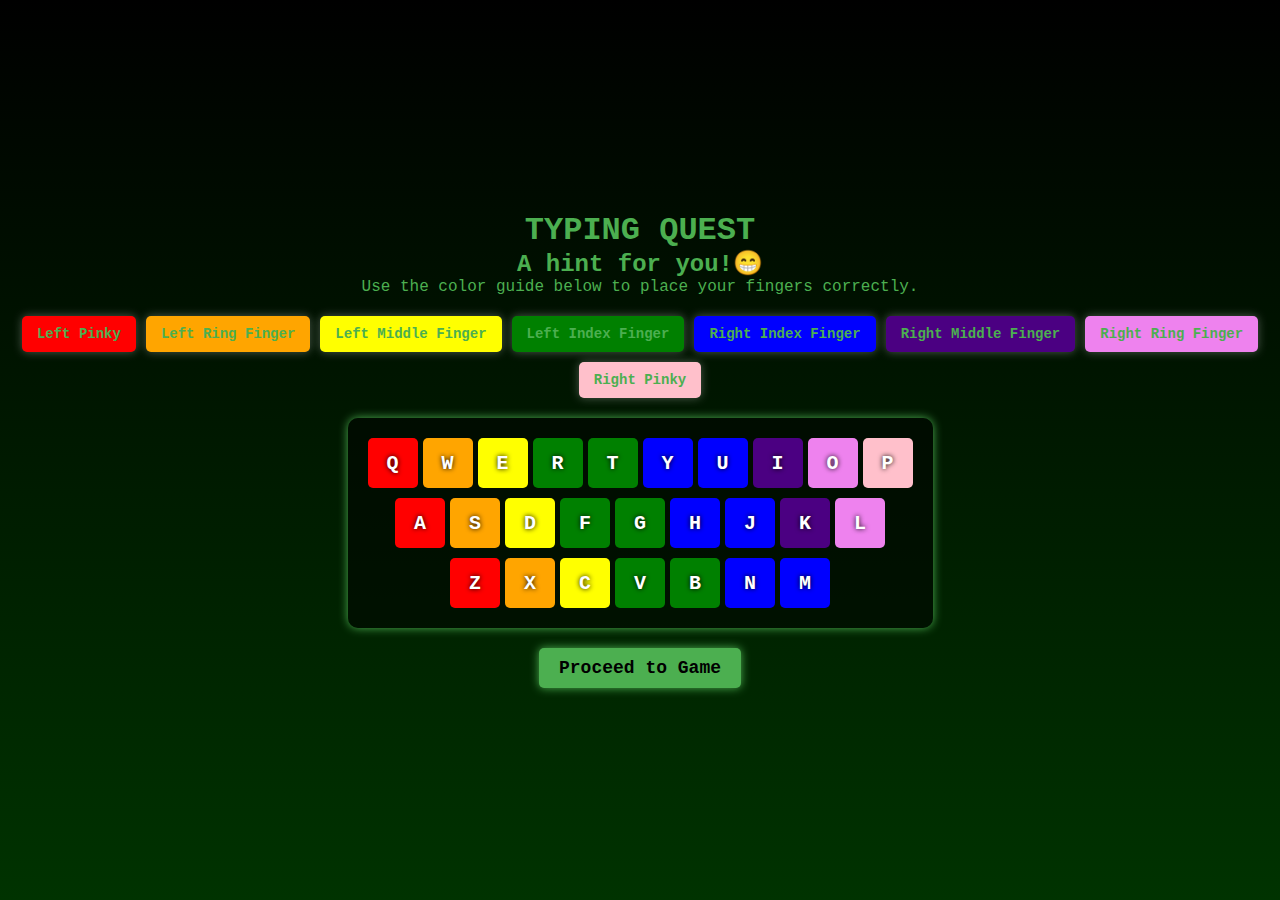
<file: index.html>
<!DOCTYPE html>
<html lang="en">
<head>
    <meta charset="UTF-8">
    <meta name="viewport" content="width=device-width, initial-scale=1.0">
    <title>UCU Typist Game - Finger Placement Guide</title>
    <link rel="stylesheet" href="style_1.css">
</head>
<body>
    <header>
        <h1>TYPING QUEST</h1>
        <h2>A hint for you!😁</h2>
        <p>Use the color guide below to place your fingers correctly.</p>
    </header>

    <!-- Finger Placement Key Guide -->
    <div class="finger-guide">
        <div class="finger left-pinky">Left Pinky</div>
        <div class="finger left-ring">Left Ring Finger</div>
        <div class="finger left-middle">Left Middle Finger</div>
        <div class="finger left-index">Left Index Finger</div>
        <div class="finger right-index">Right Index Finger</div>
        <div class="finger right-middle">Right Middle Finger</div>
        <div class="finger right-ring">Right Ring Finger</div>
        <div class="finger right-pinky">Right Pinky</div>
    </div>

    <div class="keyboard">
        <!-- Row 1 -->
        <div class="row1">
            <div class="key left-pinky">Q</div>
            <div class="key left-ring">W</div>
            <div class="key left-middle">E</div>
            <div class="key left-index">R</div>
            <div class="key left-index">T</div>
            <div class="key right-index">Y</div>
            <div class="key right-index">U</div>
            <div class="key right-middle">I</div>
            <div class="key right-ring">O</div>
            <div class="key right-pinky">P</div>
        </div>

        <!-- Row 2 -->
        <div class="row2">
            <div class="key left-pinky">A</div>
            <div class="key left-ring">S</div>
            <div class="key left-middle">D</div>
            <div class="key left-index">F</div>
            <div class="key left-index">G</div>
            <div class="key right-index">H</div>
            <div class="key right-index">J</div>
            <div class="key right-middle">K</div>
            <div class="key right-ring">L</div>
        </div>

        <!-- Row 3 -->
        <div class="row3">
            <div class="key left-pinky">Z</div>
            <div class="key left-ring">X</div>
            <div class="key left-middle">C</div>
            <div class="key left-index">V</div>
            <div class="key left-index">B</div>
            <div class="key right-index">N</div>
            <div class="key right-index">M</div>
        </div>
    </div>

    <footer>
        <a href="game.html" class="button">
            Proceed to Game
        </a>
    </footer>
</body>
</html>
</file>
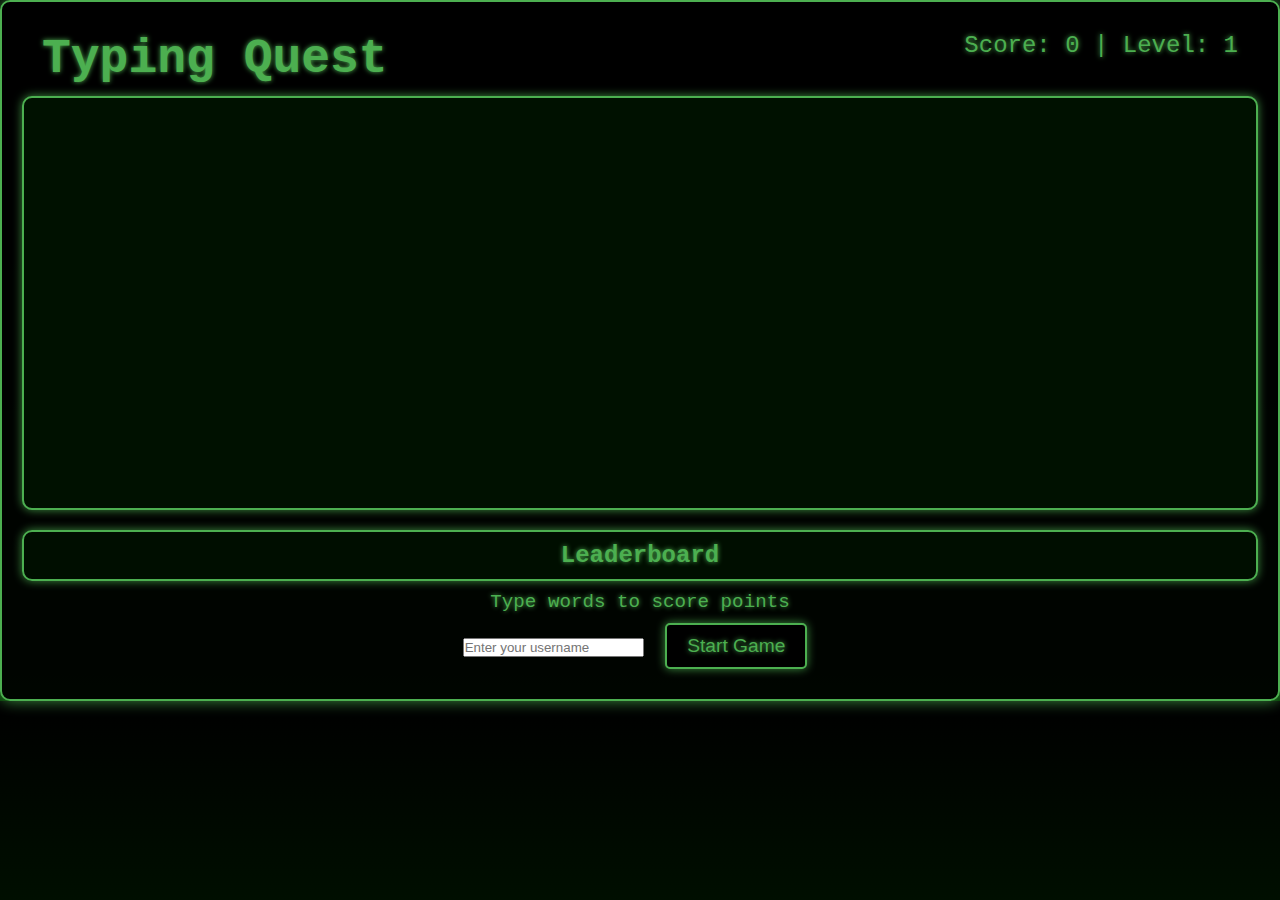
<file: game.html>
<!DOCTYPE html>
<html lang="en">
<head>
    <meta charset="UTF-8">
    <meta name="viewport" content="width=device-width, initial-scale=1.0">
    <title>UCU Typist game</title>
    <link rel="stylesheet" href="style.css">
</head>
<body>
    <div class="game-container">
        <header>
            <h1>Typing Quest</h1>
            <div id="score">Score: 0 | Level: 1</div>
        </header>

        <div id="gameCanvas"></div>

        <div id="leaderboard">
            <h2>Leaderboard</h2>
            <ol id="leaderboardList"></ol>
        </div>

        <footer>
            <p>Type words to score points</p>
            <input type="text" id="usernameInput" placeholder="Enter your username" />
            <button id="startGame">Start Game</button>
            <div id="typingConsole" style="display: none;"> <!-- Thematic console -->
                <p>Command Console:</p>
                <input type="text" id="typingInput" autofocus placeholder="Type here..." />
            </div>
            <button id="playAgain" style="display: none;">Play Again</button>
        </footer>
    </div>

    <script src="script.js"></script>
</body>
</html>
</file>
<file: style_1.css>
/* General Reset */
* {
    margin: 0;
    padding: 0;
    box-sizing: border-box;
}

body {
    font-family: "Courier New", Courier, monospace;
    display: flex;
    flex-direction: column;
    align-items: center;
    justify-content: center;
    height: 100vh;
    background: linear-gradient(180deg, #000 0%, #003300 100%);
    color: #4caf50;
    text-align: center;
    overflow: auto;
}

/* Header */
header {
    text-align: center;
    margin-bottom: 20px;
}

/* Finger Guide */
.finger-guide {
    display: flex;
    flex-wrap: wrap;
    justify-content: center;
    gap: 10px;
    margin-bottom: 20px;
}

.finger {
    padding: 10px 15px;
    font-size: 14px;
    font-weight: bold;
    border-radius: 5px;
    text-align: center;
    box-shadow: 0 0 10px rgba(255, 255, 255, 0.3);
}

/* Assign Colors to Each Finger */
.left-pinky { background-color: red; }
.left-ring { background-color: orange; }
.left-middle { background-color: yellow; }
.left-index { background-color: green; }

.right-index { background-color: blue; }
.right-middle { background-color: indigo; }
.right-ring { background-color: violet; }
.right-pinky { background-color: pink; }

/* Keyboard Layout */
.keyboard {
    display: flex;
    flex-direction: column;
    align-items: center;
    gap: 10px;
    padding: 20px;
    background: rgba(0, 0, 0, 0.5);
    border-radius: 10px;
    box-shadow: 0 0 10px #4caf50;
}

/* Keyboard Rows */
.row1, .row2, .row3 {
    display: flex;
    justify-content: center;
    gap: 5px;
}

/* Key Styling */
.key {
    width: 50px;
    height: 50px;
    display: flex;
    align-items: center;
    justify-content: center;
    font-size: 20px;
    font-weight: bold;
    border-radius: 5px;
    color: white;
    background-color: rgba(255, 255, 255, 0.2);
    text-shadow: 0 0 5px black;
    transition: transform 0.2s;
}

/* Assign Colors to Keyboard Keys */
.key.left-pinky { background-color: red; }
.key.left-ring { background-color: orange; }
.key.left-middle { background-color: yellow; }
.key.left-index { background-color: green; }

.key.right-index { background-color: blue; }
.key.right-middle { background-color: indigo; }
.key.right-ring { background-color: violet; }
.key.right-pinky { background-color: pink; }

/* Hover Effect */
.key:hover {
    transform: scale(1.2);
    box-shadow: 0 0 10px white;
}

/* Footer */
footer {
    margin-top: 20px;
}

/* Button */
.button {
    display: inline-block;
    padding: 10px 20px;
    font-size: 18px;
    font-weight: bold;
    background-color: #4caf50;
    color: black;
    border-radius: 5px;
    text-decoration: none;
    box-shadow: 0 0 10px #4caf50;
    transition: background 0.3s, transform 0.2s;
}

.button:hover {
    background-color: #2e7d32;
    transform: scale(1.1);
}
</file>
<file: style.css>
/* Reset */
* {
    margin: 0;
    padding: 0;
    box-sizing: border-box;
}

body {
    font-family: "Courier New", Courier, monospace; /* Monospace font for console look */
    display: flex;
    justify-content: center;
    align-items: center;
    max-height: 100vh;
    background: linear-gradient(180deg, #000 0%, #003300 100%); /* Matrix-like dark green gradient */
    color: #4caf50; /* Matrix green */
    overflow: none;
}

/* Game container */
.game-container {
    width: 100%;
    text-align: center;
    border: 2px solid #4caf50; /* Glowing green border */
    border-radius: 10px;
    box-shadow: 0 0 15px rgba(76, 175, 80, 0.8); /* Glow effect */
    background: rgba(0, 0, 0, 0.9); /* Slightly transparent black background */
    padding: 20px;
}

/* Header styles */
header {
    display: flex;
    justify-content: space-between;
    padding: 10px 20px;
    font-size: 1.5em;
    color: #4caf50; /* Matrix green */
    text-shadow: 0 0 5px #4caf50; /* Glowing text */
}

/* Game canvas */
#gameCanvas {
    width: 100%;
    height: 46vh;
    background-color: #001100; /* Dark green console area */
    border: 2px solid #4caf50;
    border-radius: 10px;
    position: relative;
    overflow: none;
    box-shadow: 0 0 10px rgba(76, 175, 80, 0.8); /* Glow effect */
}

/* Footer styles */
footer {
    margin-top: 10px;
    font-size: 1.2em;
    color: #4caf50;
    text-shadow: 0 0 5px #4caf50;
}

/* Enemy words */
.enemy-word {
    color: #4caf50;
    font-size: 1.5em;
    font-weight: bold;
    font-family: "Courier New", Courier, monospace;
    text-shadow: 0 0 10px #4caf50;
    transition: top 0.05s linear; /* Smooth movement */
}

/* Typing console */
#typingConsole {
    background: rgba(0, 17, 0, 0.8); /* Dark green transparent console */
    padding: 15px;
    border-radius: 10px;
    text-align: center;
    margin: 20px auto;
    width: 300px;
    box-shadow: 0 0 10px rgba(76, 175, 80, 0.8); /* Glow effect */
}

#typingConsole p {
    font-size: 16px;
    color: #4caf50; /* Matrix green */
    margin: 0 0 8px;
    font-family: monospace;
    text-shadow: 0 0 5px #4caf50;
}

/* Typing input */
#typingInput {
    border: 2px solid #4caf50; /* Green border */
    border-radius: 5px;
    font-size: 16px;
    padding: 8px;
    width: 100%;
    color: #4caf50;
    background: #000; /* Black input box */
    outline: none; /* Remove default focus outline */
    text-align: center;
    box-shadow: 0 0 10px rgba(76, 175, 80, 0.8); /* Glow effect */
}

/* Buttons */
button {
    background: #000;
    color: #4caf50;
    border: 2px solid #4caf50;
    border-radius: 5px;
    font-size: 1em;
    padding: 10px 20px;
    margin: 10px;
    cursor: pointer;
    text-shadow: 0 0 5px #4caf50;
    box-shadow: 0 0 10px rgba(76, 175, 80, 0.8); /* Glow effect */
    transition: background 0.3s, box-shadow 0.3s;
}

button:hover {
    background: #003300; /* Dark green on hover */
    box-shadow: 0 0 20px rgba(76, 175, 80, 1); /* Intense glow on hover */
}

/* Leaderboard */
#leaderboard {
    margin-top: 20px;
    padding: 10px;
    background: rgba(0, 17, 0, 0.8);
    border: 2px solid #4caf50;
    border-radius: 10px;
    box-shadow: 0 0 10px rgba(76, 175, 80, 0.8); /* Glow effect */
}

#leaderboard h2 {
    font-size: 1.5em;
    color: #4caf50;
    text-shadow: 0 0 5px #4caf50;
}

#leaderboardList {
    list-style: none;
    padding: 0;
    color: #4caf50;
}

#leaderboardList li {
    font-size: 1.2em;
    margin: 5px 0;
    text-shadow: 0 0 5px #4caf50;
}
</file>
